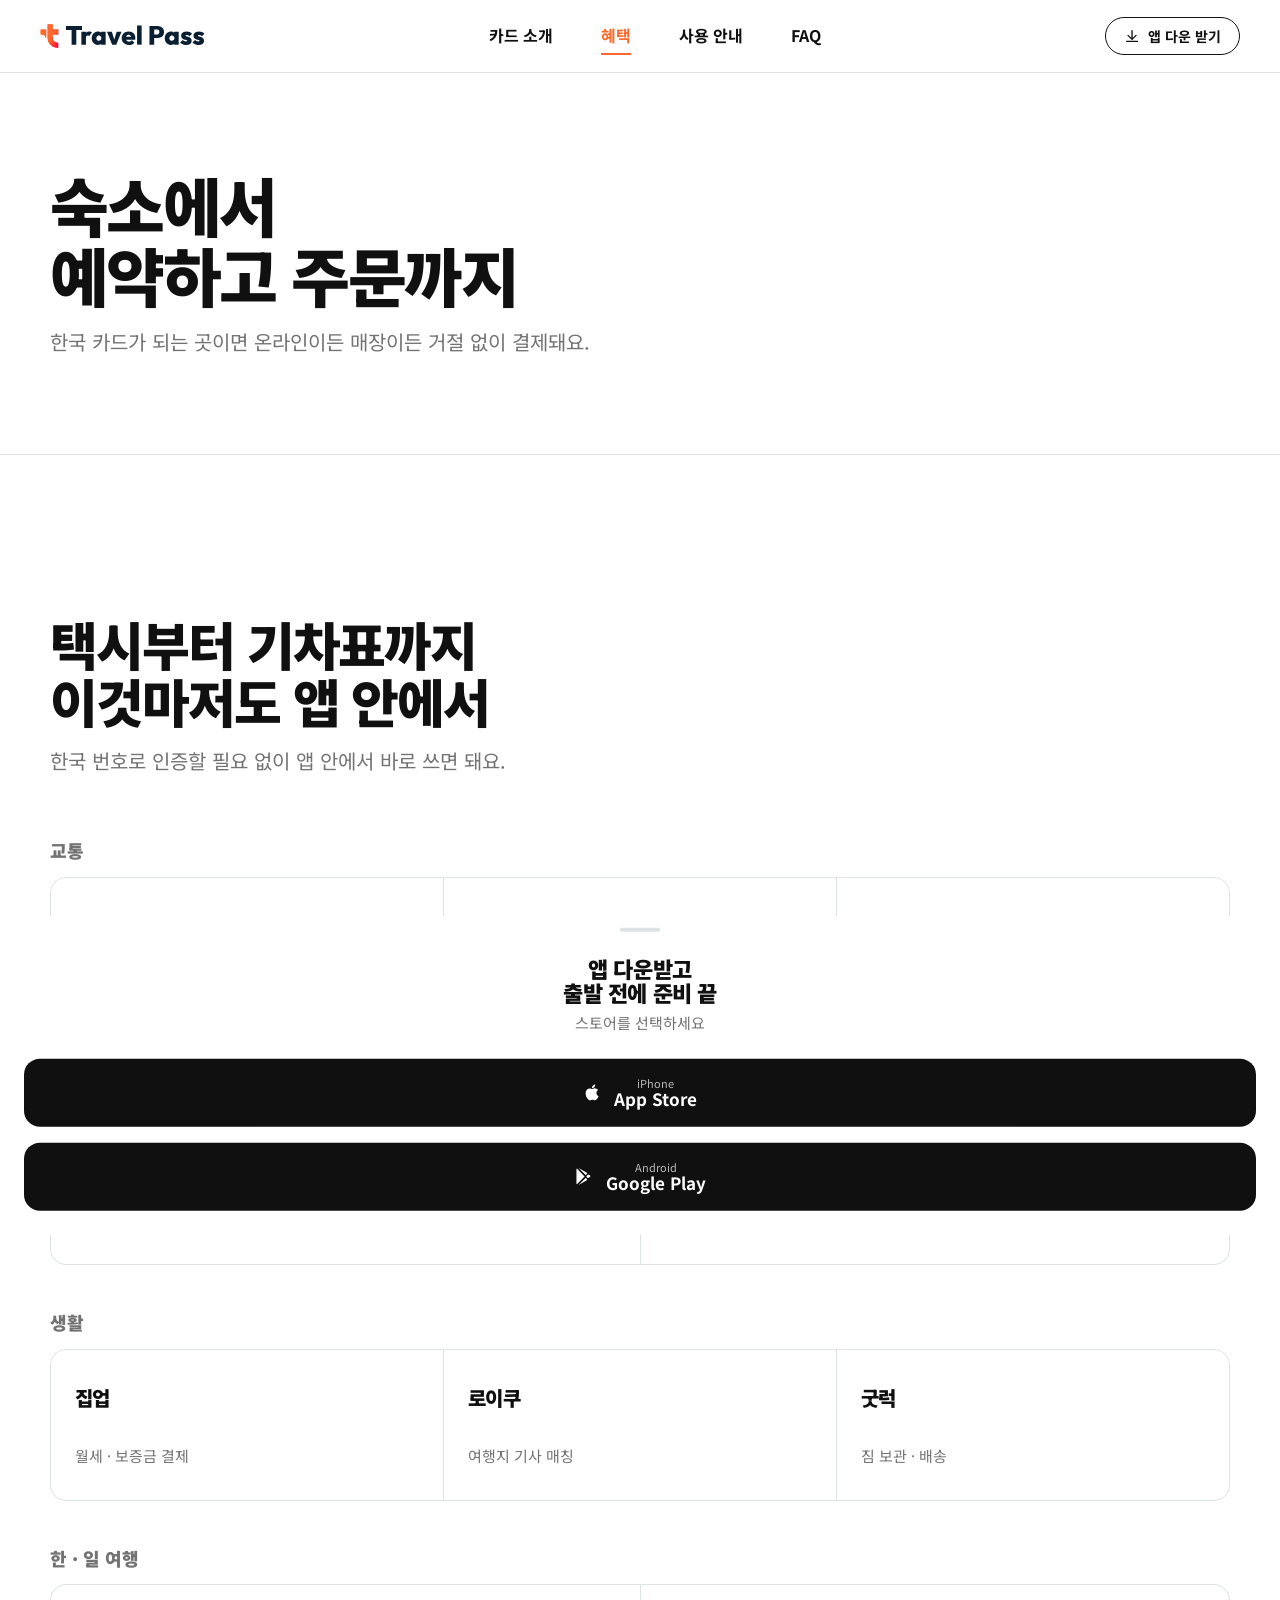
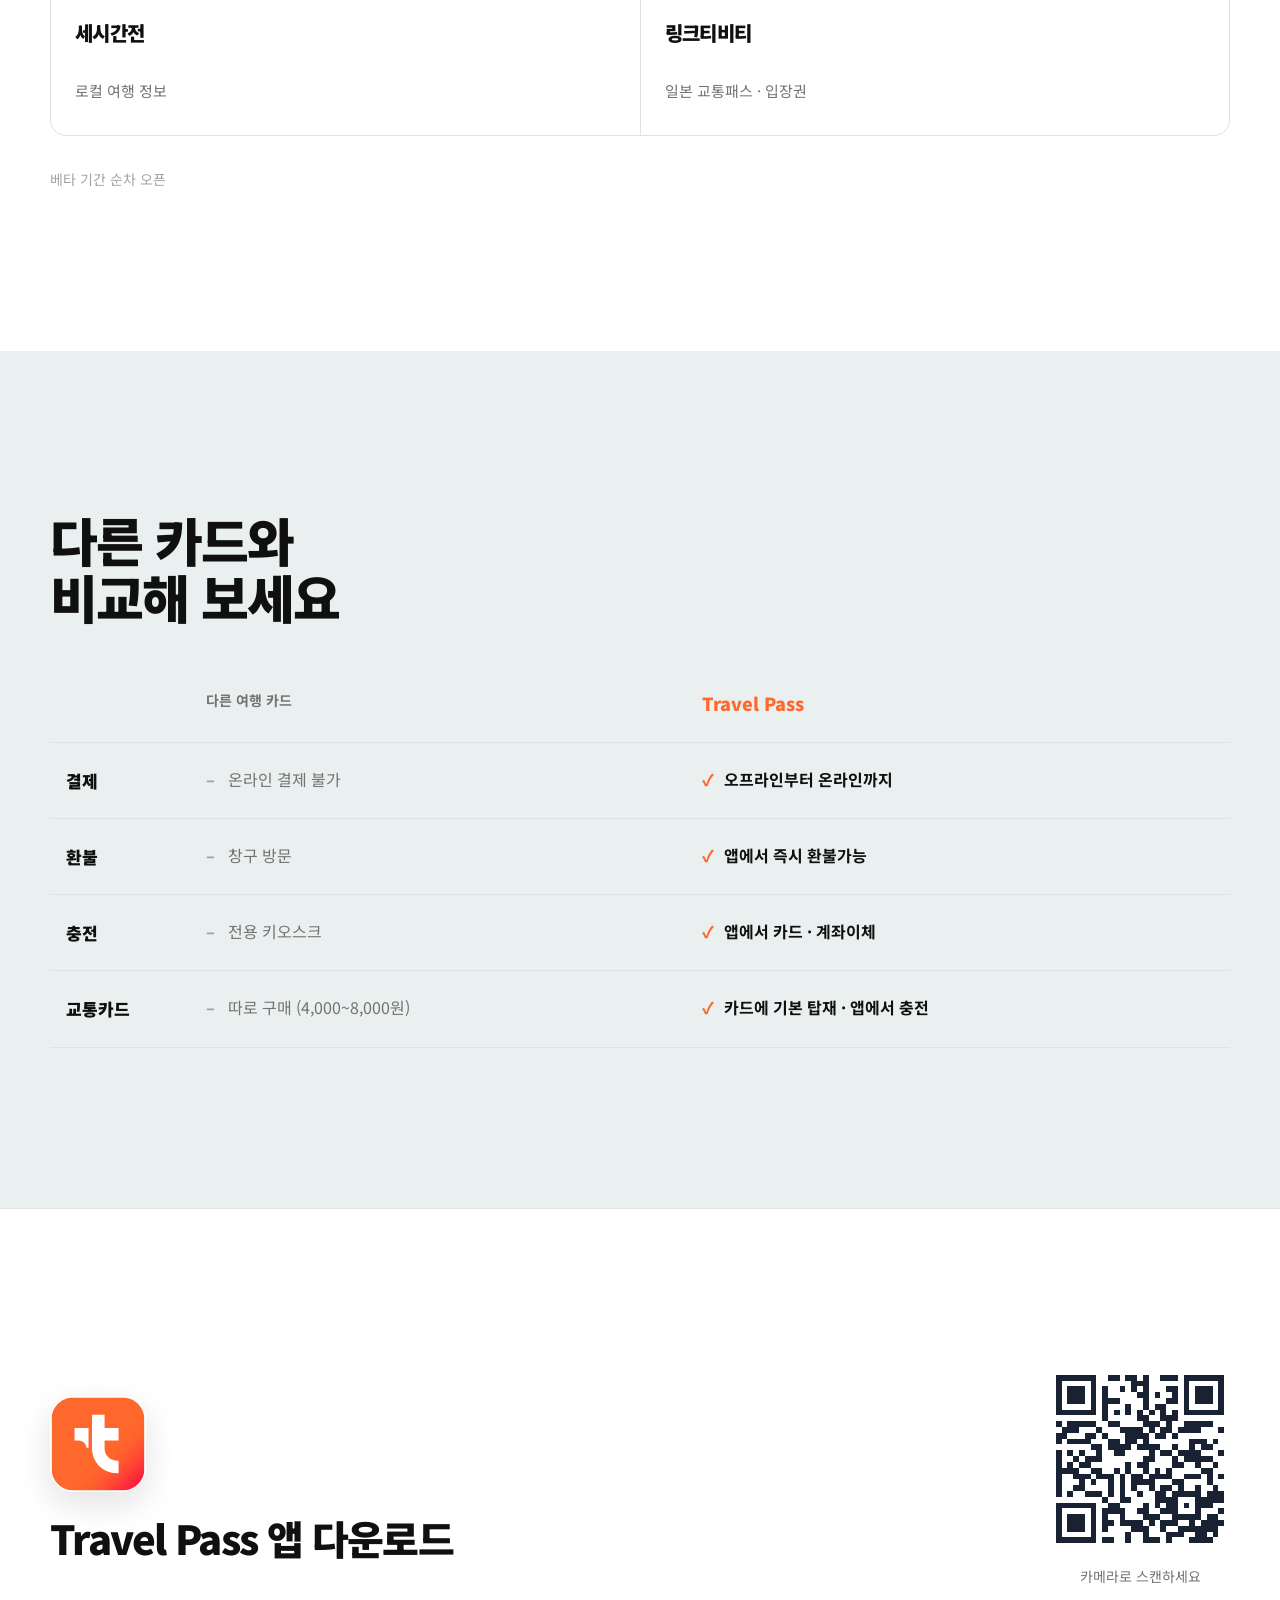
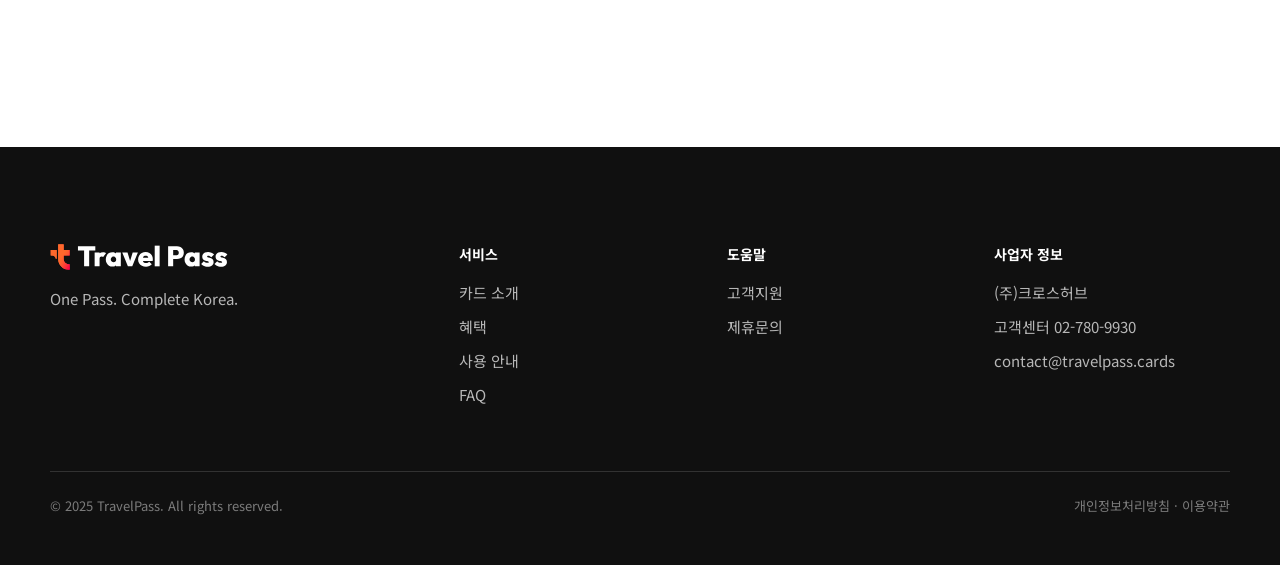
<file: benefits.html>
<!DOCTYPE html>
<html lang="ko">
<head>
<meta charset="UTF-8">
<meta name="viewport" content="width=device-width, initial-scale=1.0">
<title>TravelPass | 혜택</title>
<link rel="icon" href="assets/app-icon-color.svg">
<link rel="preconnect" href="https://fonts.googleapis.com">
<link href="https://fonts.googleapis.com/css2?family=Noto+Sans+KR:wght@400;700;900&display=swap" rel="stylesheet">
<link rel="stylesheet" href="assets/site.css?v=41">
<style>body{margin:0} .tp .logo img{height:26px;width:auto} .tp footer .logo img{height:28px} .tp footer ul li{color:rgba(255,255,255,.7)}</style>
</head>
<body>
<div class="tp">
<header>
  <div class="wrap">
    <a class="logo" href="card-intro.html"><img src="assets/logo-compact.svg" alt="Travel Pass" width="165" height="26"></a>
    <nav aria-label="주요 메뉴"><ul><li><a href="card-intro.html">카드 소개</a></li><li><a href="benefits.html" class="active">혜택</a></li><li><a href="#">사용 안내</a></li><li><a href="faq.html">FAQ</a></li></ul></nav>
    <div class="hright">
      <button class="btn btn-outline btn-sm" data-dl="1"><svg class="i" viewBox="0 0 24 24"><path d="M12 4v12M6 11l6 6 6-6M4 20h16"/></svg> 앱 다운 받기</button>
      <button class="burger" aria-label="메뉴 열기" data-menu="1"><svg class="i" viewBox="0 0 24 24"><path d="M4 7h16M4 12h16M4 17h16"/></svg></button>
    </div>
  </div>
</header>

<section class="phead" data-first="1"><div class="wrap"><h1>숙소에서<br>예약하고 주문까지</h1><p class="lead">한국 카드가 되는 곳이면 온라인이든 매장이든 거절 없이 결제돼요.</p></div></section><section class="bg-white" id="use"><div class="wrap"><h2>택시부터 기차표까지<br>이것마저도 앱 안에서</h2><p class="lead">한국 번호로 인증할 필요 없이 앱 안에서 바로 쓰면 돼요.</p><div class="svcs"><div><h3>교통</h3><div class="svc"><div><b>카카오T</b><span>택시 호출</span></div><div><b>코레일</b><span>기차표 예매</span></div><div><b>티머니</b><span>교통카드 충전</span></div></div></div><div><h3>공연 · 입장권</h3><div class="svc"><div><b>NOL</b><span>공연 · 전시 예매</span></div><div><b>JUMP</b><span>입장권 구매</span></div></div></div><div><h3>생활</h3><div class="svc"><div><b>집업</b><span>월세 · 보증금 결제</span></div><div><b>로이쿠</b><span>여행지 기사 매칭</span></div><div><b>굿럭</b><span>짐 보관 · 배송</span></div></div></div><div><h3>한 · 일 여행</h3><div class="svc"><div><b>세시간전</b><span>로컬 여행 정보</span></div><div><b>링크티비티</b><span>일본 교통패스 · 입장권</span></div></div></div></div><p class="small soon">베타 기간 순차 오픈</p></div></section><section class="bg-cream cmp"><div class="wrap"><h2>다른 카드와<br>비교해 보세요</h2><table><thead><tr><th scope="col"></th><th scope="col">다른 여행 카드</th><th scope="col" class="us">Travel Pass</th></tr></thead><tbody><tr><th scope="row">결제</th><td class="them"><span class="no">온라인 결제 불가</span></td><td class="us"><span class="ok">오프라인부터 온라인까지</span></td></tr><tr><th scope="row">환불</th><td class="them"><span class="no">창구 방문</span></td><td class="us"><span class="ok">앱에서 즉시 환불가능</span></td></tr><tr><th scope="row">충전</th><td class="them"><span class="no">전용 키오스크</span></td><td class="us"><span class="ok">앱에서 카드 · 계좌이체</span></td></tr><tr><th scope="row">교통카드</th><td class="them"><span class="no">따로 구매 (4,000~8,000원)</span></td><td class="us"><span class="ok">카드에 기본 탑재 · 앱에서 충전</span></td></tr></tbody></table></div></section><div class="band bg-white dl" id="download"><div class="wrap reveal dl-row"><div class="dl-brand"><img src="assets/app-icon-color.svg" alt="" class="dl-icon" width="96" height="96"/><h2>Travel Pass 앱 다운로드</h2></div><div class="dl-qrs only-d"><div class="dl-qr"><div class="qr" data-qr="1"></div><span class="small">카메라로 스캔하세요</span></div></div><div class="cta only-m"><div class="store-row"><a class="store" href="#" data-store="ios"><svg class="i" viewBox="0 0 24 24" style="fill:currentColor;stroke:none"><path d="M16.4 12.6c0-2.4 2-3.6 2.1-3.7-1.1-1.7-2.9-1.9-3.5-1.9-1.5-.2-2.9.9-3.7.9-.8 0-1.9-.9-3.2-.8-1.6 0-3.1 1-4 2.4-1.7 3-.4 7.3 1.2 9.7.8 1.2 1.8 2.5 3.1 2.4 1.2 0 1.7-.8 3.2-.8s1.9.8 3.2.8c1.3 0 2.2-1.2 3-2.4.9-1.4 1.3-2.7 1.3-2.8 0 0-2.6-1-2.7-3.8zM14 5.4c.7-.8 1.1-2 1-3.1-1 0-2.2.7-2.9 1.5-.6.7-1.2 1.9-1 3 1.1.1 2.2-.6 2.9-1.4z"></path></svg><span><small>iPhone</small>App Store</span></a><a class="store" href="#" data-store="android"><svg class="i" viewBox="0 0 24 24" style="fill:currentColor;stroke:none"><path d="M3.6 2.3 13 12l-9.4 9.7c-.4-.2-.6-.7-.6-1.2V3.5c0-.5.2-1 .6-1.2zm11 8.2L5.6 1.6l10.7 6.2-1.7 2.7zm0 3 1.7 2.7L5.6 22.4l9-8.9zm4.9-2.9c.8.5.8 1.7 0 2.2l-2.4 1.4-2-2.3 2-2.3 2.4 1z"></path></svg><span><small>Android</small>Google Play</span></a></div></div></div></div><div class="mbar"><button class="btn btn-primary" data-dl="1"><svg class="i" viewBox="0 0 24 24"><path d="M12 4v12M6 11l6 6 6-6M4 20h16"></path></svg> <!-- -->앱 다운로드</button></div><div class="ov" data-close="1"></div><div class="modal" role="dialog" aria-modal="true" aria-label="앱 다운로드"><button class="x" data-close="1" aria-label="닫기"><svg class="i" viewBox="0 0 24 24"><path d="M6 6l12 12M18 6L6 18"></path></svg></button><div class="qr" data-qr="1"></div><h3>앱 다운받고<br>출발 전에 준비 끝</h3><p>카메라로 스캔하세요</p></div><div class="sheet" role="dialog" aria-modal="true" aria-label="앱 다운로드"><div class="grip"></div><h3>앱 다운받고<br>출발 전에 준비 끝</h3><p>스토어를 선택하세요</p><div class="store-row"><a class="store" href="#" data-store="ios"><svg class="i" viewBox="0 0 24 24" style="fill:currentColor;stroke:none"><path d="M16.4 12.6c0-2.4 2-3.6 2.1-3.7-1.1-1.7-2.9-1.9-3.5-1.9-1.5-.2-2.9.9-3.7.9-.8 0-1.9-.9-3.2-.8-1.6 0-3.1 1-4 2.4-1.7 3-.4 7.3 1.2 9.7.8 1.2 1.8 2.5 3.1 2.4 1.2 0 1.7-.8 3.2-.8s1.9.8 3.2.8c1.3 0 2.2-1.2 3-2.4.9-1.4 1.3-2.7 1.3-2.8 0 0-2.6-1-2.7-3.8zM14 5.4c.7-.8 1.1-2 1-3.1-1 0-2.2.7-2.9 1.5-.6.7-1.2 1.9-1 3 1.1.1 2.2-.6 2.9-1.4z"></path></svg><span><small>iPhone</small>App Store</span></a><a class="store" href="#" data-store="android"><svg class="i" viewBox="0 0 24 24" style="fill:currentColor;stroke:none"><path d="M3.6 2.3 13 12l-9.4 9.7c-.4-.2-.6-.7-.6-1.2V3.5c0-.5.2-1 .6-1.2zm11 8.2L5.6 1.6l10.7 6.2-1.7 2.7zm0 3 1.7 2.7L5.6 22.4l9-8.9zm4.9-2.9c.8.5.8 1.7 0 2.2l-2.4 1.4-2-2.3 2-2.3 2.4 1z"></path></svg><span><small>Android</small>Google Play</span></a></div></div>

<div class="drawer" role="dialog" aria-modal="true" aria-label="메뉴">
  <div class="top">
    <a class="logo" href="card-intro.html"><img src="assets/logo-compact.svg" alt="Travel Pass" width="165" height="26"></a>
    <button class="x" data-close="1" aria-label="닫기"><svg class="i" viewBox="0 0 24 24"><path d="M6 6l12 12M18 6L6 18"/></svg></button>
  </div>
  <ul><li><a href="card-intro.html">카드 소개</a></li><li><a href="benefits.html" class="active">혜택</a></li><li><a href="#">사용 안내</a></li><li><a href="faq.html">FAQ</a></li></ul>
</div>

<footer>
  <div class="wrap">
    <div class="grid">
      <div>
        <a class="logo" href="card-intro.html"><img src="assets/logo-compact-white.svg" alt="Travel Pass" width="178" height="28"></a>
        <p style="margin-top:16px;font-size:15px">One Pass. Complete Korea.</p>
      </div>
      <div><h4>서비스</h4><ul><li><a href="card-intro.html">카드 소개</a></li><li><a href="benefits.html">혜택</a></li><li><a href="#">사용 안내</a></li><li><a href="faq.html">FAQ</a></li></ul></div>
      <div><h4>도움말</h4><ul><li><a href="faq.html">고객지원</a></li><li><a href="#">제휴문의</a></li></ul></div>
      <div><h4>사업자 정보</h4><ul><li>(주)크로스허브</li><li>고객센터 02-780-9930</li><li>contact@travelpass.cards</li></ul></div>
    </div>
    <div class="bottom"><span>© 2025 TravelPass. All rights reserved.</span><span>개인정보처리방침 · 이용약관</span></div>
  </div>
</footer>
</div>
<script src="assets/site.js?v=14"></script>
</body>
</html>
</file>
<file: assets/site.css>
/* TravelPass 카드소개·혜택 페이지 스타일. 전부 .tp 안에 스코프되어 globals.css와 충돌하지 않음 */
@keyframes marquee{to{transform:translateX(-50%)}}
@keyframes float{50%{margin-top:-12px}}
@keyframes coin-spin{from{transform:rotateY(0)}to{transform:rotateY(360deg)}}
@keyframes tap-card{
  0%{opacity:0;transform:translate(160px,180px) rotate(-16deg)}
  10%{opacity:1}
  28%,64%{opacity:1;transform:translate(0,0) rotate(-6deg)}
  80%,100%{opacity:0;transform:translate(150px,170px) rotate(-16deg)}}
@keyframes tap-pad{0%,27%{border-color:#333;box-shadow:none}30%,66%{border-color:var(--orange);box-shadow:0 0 0 3px rgba(255,104,44,.25),0 0 40px rgba(255,104,44,.35)}72%,100%{border-color:#333;box-shadow:none}}
@keyframes tap-nfc{0%,27%{stroke:#5A5A5A}30%,66%{stroke:var(--orange)}72%,100%{stroke:#5A5A5A}}
@keyframes tap-ring{0%,29%{opacity:0;transform:scale(.5)}31%{opacity:.9}56%,100%{opacity:0;transform:scale(2.3)}}
@keyframes tap-idle{0%,33%{opacity:1}36%,70%{opacity:0}74%,100%{opacity:1}}
@keyframes tap-ok{0%,34%{opacity:0}37%,68%{opacity:1}72%,100%{opacity:0}}
@keyframes tap-tick{0%,36%{stroke-dashoffset:40}46%,68%{stroke-dashoffset:0}72%,100%{stroke-dashoffset:40}}
body.lock{overflow:hidden}
.tp{
font-family:var(--font-noto-kr),"Noto Sans KR",sans-serif;
/* ==========================================================
   TravelPass — 사이트 공통 스타일 (v2)
   디자인 시스템
   - 색: 흰 바탕 / 라이트(#EAF0EF) 면 / 잉크 #101010 / 오렌지→레드 브랜드 그라데이션. 그 외 색 없음
   - 서체: Noto Sans KR 하나. 굵기 400 / 700 / 900
   - 여백 사다리: 8 16 24 32 48 64 96 160
   - 반경 문법: 칩 8 / 면 16 / 버튼 pill / 기기 프레임 40(예외)
   - 그림자: 오버레이 계층에만. 면은 헤어라인 선으로 구분
   - 모션: 상태 피드백 200ms, 등장 500ms. reduced-motion 시 제거
   ========================================================== */
&{
  /* 브랜드 팔레트: Primary #FF682C / #FD3539, Secondary #101010, Gray #737373, Light #EAF0EF, White */
  --cream:#EAF0EF; --white:#FFFFFF; --ink:#101010; --ink-2:#2A2A2A;
  --muted:#737373; --muted-2:#A3A3A3; --line:#DCE3E2; --line-dark:rgba(255,255,255,.14);
  --orange:#FF682C; --orange-ink:#FD3539; --orange-soft:rgba(255,104,44,.10);
  --grad:linear-gradient(100deg,#FF682C 0%,#FF682C 70%,#FD3539 100%);
  --s1:8px; --s2:16px; --s3:24px; --s4:32px; --s5:48px; --s6:64px; --s7:96px; --s8:160px;
  --r-chip:8px; --r-surface:16px; --r-pill:999px; --r-device:40px;
  --max:1240px; --gutter:30px; --gutter-wide:40px;
  --ease:cubic-bezier(.2,.7,.2,1);
}
*{box-sizing:border-box;margin:0;padding:0}

&{font-family:"Noto Sans KR",-apple-system,BlinkMacSystemFont,sans-serif;background:var(--white);color:var(--ink);line-height:1.6;font-size:17px;-webkit-font-smoothing:antialiased;overflow-x:hidden;text-wrap:pretty}
a{color:inherit;text-decoration:none}
button{font-family:inherit;cursor:pointer;border:0;background:none;color:inherit}
img,svg{display:block;max-width:100%}
.wrap{max-width:var(--max);margin:0 auto;padding:0 var(--gutter)}
.i{width:1.15em;height:1.15em;stroke:currentColor;fill:none;stroke-width:2;stroke-linecap:round;stroke-linejoin:round;flex:none}

/* 타이포 */
h1,h2,h3{font-weight:900;letter-spacing:-.04em;line-height:1.1;word-break:keep-all}
h2{font-size:clamp(32px,4.5vw,52px)}
h3{font-size:22px;letter-spacing:-.02em}
.lead{font-size:20px;color:var(--muted);margin-top:var(--s2);word-break:keep-all;max-width:36em}
.small{font-size:14px;color:var(--muted)}
.o{color:var(--orange)}

/* 섹션 리듬 */
section,.band{padding:var(--s8) 0}
.bg-white{background:var(--white)}
.bg-cream{background:var(--cream)}
.bg-ink{background:var(--ink);color:#fff}
.bg-ink .lead{color:rgba(255,255,255,.7)}
.bg-orange{background:var(--grad);color:#fff}
.hairline{border-top:1px solid var(--line)}
@media(max-width:768px){section,.band{padding:var(--s7) 0}}

/* 버튼 */
.btn{display:inline-flex;align-items:center;justify-content:center;gap:var(--s1);padding:16px 28px;border-radius:var(--r-pill);font-size:16px;font-weight:700;line-height:1;transition:background .2s,color .2s,transform .2s,border-color .2s;white-space:nowrap;border:1.5px solid transparent}
.btn:active{transform:scale(.98)}
.btn:focus-visible{outline:3px solid var(--orange);outline-offset:3px}
.btn-primary{background:var(--grad);color:#fff}
.btn-primary:hover{filter:brightness(1.06)}
.btn-ink{background:var(--ink);color:#fff}
.btn-ink:hover{background:#2A2A2A}
.btn-outline{border-color:var(--ink);color:var(--ink);background:transparent}
.btn-outline:hover{background:var(--ink);color:#fff}
.btn-white{background:#fff;color:var(--ink)}
.btn-white:hover{background:var(--cream)}
.btn-sm{padding:10px 18px;font-size:14px}
.link{display:inline-flex;align-items:center;gap:6px;font-weight:700;color:var(--ink);border-bottom:1.5px solid var(--ink);padding-bottom:2px;transition:color .2s,border-color .2s}
.link:hover{color:var(--orange);border-color:var(--orange)}

/* 헤더 */
header{position:sticky;top:0;z-index:50;background:rgba(255,255,255,.88);backdrop-filter:blur(12px);border-bottom:1px solid var(--line)}
header .wrap{max-width:none;padding:0 var(--gutter-wide);height:72px;display:flex;align-items:center;justify-content:space-between;gap:var(--s3)}
.logo{display:flex;align-items:center;gap:var(--s1);font-weight:900;font-size:18px;letter-spacing:-.02em}
.logo .mark{width:28px;height:28px;border-radius:var(--r-chip);background:var(--orange);display:grid;place-items:center;color:#fff}
.logo .mark .i{width:16px;height:16px;stroke-width:2.4}
.logo em{color:var(--orange);font-style:normal}
nav ul{display:flex;gap:var(--s5);list-style:none;font-size:16px;font-weight:700}
nav a{padding:6px 0;border-bottom:2px solid transparent;transition:color .2s,border-color .2s}
nav a:hover{color:var(--orange)}
nav a.active{color:var(--orange);border-color:var(--orange)}
.hright{display:flex;align-items:center;gap:var(--s2)}
.lang{display:inline-flex;align-items:center;gap:4px;font-size:14px;font-weight:700;padding:8px 6px;border-radius:var(--r-chip)}
.lang:hover{background:var(--orange-soft)}
.burger{display:none;width:44px;height:44px;border-radius:var(--r-chip);place-items:center}
.burger:hover{background:var(--orange-soft)}
@media(max-width:860px){header .wrap{padding:0 var(--gutter);height:64px}nav{display:none}.burger{display:grid}.hright .btn{display:none}.hright{gap:var(--s1)}}

/* 히어로 */
.hero{position:relative;min-height:calc(100vh - 72px);display:flex;align-items:center;padding:var(--s7) 0;overflow:hidden;color:#fff;background:linear-gradient(160deg,#2A2A2A 0%,#101010 60%,#000 100%)}
.hero-video{position:absolute;inset:0;width:100%;height:100%;object-fit:cover;z-index:0}
.hero-shade{position:absolute;inset:0;z-index:1;background:linear-gradient(90deg,rgba(16,16,16,.8) 0%,rgba(16,16,16,.45) 55%,rgba(16,16,16,.15) 100%)}
.hero .wrap{position:relative;z-index:2;width:100%}
.hero h1{font-size:clamp(52px,8.5vw,112px);line-height:.98;letter-spacing:-.06em}
.hero .lead{font-size:clamp(18px,2.2vw,24px);margin-top:var(--s3);color:rgba(255,255,255,.82)}
.hero .cta{margin-top:var(--s5)}
.hero .asset-note{position:absolute;right:var(--gutter);bottom:var(--s3);z-index:2;font-size:12px;color:rgba(255,255,255,.45)}
@media(max-width:860px){.hero{min-height:calc(100svh - 64px);text-align:center}.hero-shade{background:linear-gradient(180deg,rgba(16,16,16,.35),rgba(16,16,16,.8))}.hero .asset-note{left:0;right:0;bottom:var(--s2);text-align:center}}

/* 제휴 앱 마퀴 (로고 파일 확보 전 텍스트 워드마크) */
.marquee{margin-top:var(--s6);border-top:1px solid var(--line);border-bottom:1px solid var(--line);overflow:hidden;
  mask-image:linear-gradient(90deg,transparent,#000 12%,#000 88%,transparent);-webkit-mask-image:linear-gradient(90deg,transparent,#000 12%,#000 88%,transparent)}
.marquee-track{display:flex;width:max-content;animation:marquee 45s linear infinite}
.marquee:hover .marquee-track{animation-play-state:paused}
.marks{display:flex;flex:none}
.marks span{padding:var(--s3) var(--s5);text-align:center;font-size:22px;font-weight:900;letter-spacing:-.03em;color:var(--ink-2);border-right:1px solid var(--line);white-space:nowrap;transition:color .2s}
.marks span:hover{color:var(--orange)}
.marks small{display:block;font-size:12px;font-weight:400;color:var(--muted-2);letter-spacing:0;margin-top:2px}

@media(max-width:768px){.marks span{padding:var(--s2) var(--s3);font-size:18px}.marquee-track{animation-duration:30s}}
@media(prefers-reduced-motion:reduce){.marquee-track{animation:none}.marquee{mask-image:none;-webkit-mask-image:none}.marks{flex-wrap:wrap}}

/* 페이북 톤 실험: 파스텔 배경 + 클레이 아이콘 자리 + 배경 실루엣 */
.bg-peach{background:#FFF1EA}
.pb .st{padding-left:80px;min-height:56px}
.pb .st-n.st-ic{width:56px;height:56px;border:0;background:transparent;box-shadow:none;transition:transform .3s var(--ease),opacity .3s}
.pb .st.on .st-n.st-ic{transform:scale(1.1)}
.pb .st.done .st-n.st-ic{opacity:.45}
.pb .st-bar{left:27px;top:64px;bottom:calc(-1*var(--s4) + 8px)}
.pb .st h3{line-height:56px}
.pb .st.on h3{line-height:1.2;padding-top:18px}
.pb .st.on p{margin-top:2px}
/* 클레이 아이콘 자리: 파일이 오면 background-image 로 교체. 지금은 색 덩어리 */
.ic-slot{display:block;width:40px;height:40px;border-radius:12px;background:var(--grad);opacity:.9;position:relative}
.ic-slot::after{content:"";position:absolute;inset:6px 6px auto auto;width:10px;height:10px;border-radius:50%;background:rgba(255,255,255,.55)}
.ic-slot[data-icon="passport"]{border-radius:8px 8px 8px 8px;width:30px;height:38px}
.ic-slot[data-icon="topup"]{border-radius:50%}
.ic-slot[data-icon="airport"]{clip-path:polygon(50% 0,100% 60%,70% 60%,80% 100%,20% 100%,30% 60%,0 60%);border-radius:0}
.ic-slot[data-icon="tap"]{width:40px;height:26px;border-radius:6px}
.pb .st-panel{background:transparent;border:0;box-shadow:none;overflow:visible}
.pb .bg-mark{position:absolute;right:-6%;bottom:-4%;width:70%;height:auto;fill:#FF682C;opacity:.05;transform:rotate(-12deg);pointer-events:none}
.pb .st-shot .device{border-color:transparent;box-shadow:0 32px 64px rgba(16,16,16,.16)}
.pb .st-final{border-radius:var(--r-surface)}
@media(max-width:860px){.pb .st{padding-left:68px}.pb .st-n.st-ic{width:48px;height:48px}.pb .st h3{line-height:48px}}

/* 자동 진행 스테퍼 (발급 → 수령): 왼쪽 세로 스테퍼 + 오른쪽 화면 패널 */
.stepper{display:grid;grid-template-columns:1fr 1fr;gap:var(--s7);align-items:center}
.st-track{list-style:none;margin-top:var(--s6);display:grid;gap:var(--s4)}
.st{position:relative;padding-left:var(--s6);min-height:40px}
.st-n{position:absolute;top:0;left:0;width:40px;height:40px;border-radius:50%;background:var(--white);border:1px solid var(--line);color:var(--muted);display:grid;place-items:center;font-weight:900;font-size:15px;transition:background .3s,border-color .3s,color .3s;z-index:1}
.st-n:focus-visible{outline:3px solid var(--orange);outline-offset:3px}
.st.on .st-n,.st.done .st-n{background:var(--orange);border-color:var(--orange);color:#fff}
.st-bar{position:absolute;left:19px;top:48px;bottom:calc(-1*var(--s4) + 8px);width:2px;background:var(--line);overflow:hidden}
.st-bar i{display:block;width:100%;height:0;background:var(--orange)}
.st h3{font-size:19px;margin-bottom:4px;color:var(--muted);transition:color .3s;line-height:40px}
.st.on h3,.st.done h3{color:var(--ink)}
.st p{font-size:15px;color:var(--muted);word-break:keep-all}
.pins{display:flex;flex-wrap:wrap;gap:var(--s1);margin-top:var(--s2)}
.chip{display:inline-block;font-size:13px;font-weight:700;padding:6px 12px;border-radius:var(--r-chip);background:var(--orange-soft);color:var(--orange)}
.st-panel{position:relative;height:min(600px,calc(100vh - 220px));min-height:440px;border-radius:var(--r-surface);overflow:hidden;background:var(--white);border:1px solid var(--line)}
.st-shot{position:absolute;inset:0;display:grid;place-items:center;opacity:0;transition:opacity .6s var(--ease);padding:var(--s4) 0}
.st-shot.on{opacity:1}
.st-shot .device{width:min(240px,42%);box-shadow:none;border:1px solid var(--line);background:var(--ink)}
.st-shot .device .screen{background:var(--cream)}
.st-shot .device .ph{border-color:var(--line);color:var(--muted)}
.st-shot .device .ph code{background:#fff}
.st-final{background:var(--grad);color:#fff;font-size:clamp(28px,3.4vw,44px);font-weight:900;letter-spacing:-.04em;text-align:center;padding:0 var(--s4)}
@media(max-width:860px){
  .stepper{grid-template-columns:1fr;gap:var(--s5)}
  .st-track{margin-top:var(--s5);gap:var(--s3)}
  .st-bar{display:none}
  .st-panel{height:400px;min-height:0}
}
@media(prefers-reduced-motion:reduce){.st-shot,.pins,.st-n,.st h3{transition:none}}

/* 분할 레이아웃 */
.split{display:grid;grid-template-columns:1fr 1fr;gap:var(--s7);align-items:center}
.split.rev>:first-child{order:2}
@media(max-width:860px){.split.rev>:first-child{order:0}}
.points{list-style:none;margin-top:var(--s4);display:grid;gap:var(--s2)}
.points li{display:flex;gap:12px;align-items:flex-start;font-size:16px;color:var(--ink-2)}
.points li .i{color:var(--orange);margin-top:4px}
@media(max-width:860px){.split{grid-template-columns:1fr;gap:var(--s5)}}

/* 환율 패널 (예시 데이터) */
.panel{background:var(--ink);color:#fff;border-radius:var(--r-surface);padding:var(--s4)}
.panel .lbl{font-size:13px;color:rgba(255,255,255,.55)}
.panel .amt{font-size:40px;font-weight:900;letter-spacing:-.04em;margin:4px 0 var(--s3)}
.panel .row{display:flex;justify-content:space-between;align-items:baseline;padding:14px 0;border-top:1px solid var(--line-dark);font-size:15px}
.panel .row b{font-size:18px}
.panel .row .o{color:#FFB08F}
.panel .note{margin-top:var(--s2);font-size:12px;color:rgba(255,255,255,.45)}
.refund{margin-top:var(--s2);display:flex;justify-content:space-between;align-items:center;padding:var(--s3) 0;border-top:1px solid var(--line);border-bottom:1px solid var(--line)}
.refund b{font-size:17px;display:block}.refund .small{display:block}
.refund .zero{font-size:32px;font-weight:900;color:var(--orange);letter-spacing:-.04em}

/* 충전 섹션: 중앙 문구 + 주변 부유 요소 */
.orbit{position:relative;height:640px;display:grid;place-items:center}
.orbit-txt{position:relative;z-index:2;text-align:center;max-width:640px}
.orbit-txt .lead{margin-left:auto;margin-right:auto}
.orbit-note{margin-top:var(--s3);line-height:1.8}
.fl{position:absolute;left:var(--x);top:var(--y);translate:-50% -50%;animation:float 6s ease-in-out infinite;animation-delay:var(--fd,0s);z-index:1}

@media(max-width:860px){
  .orbit{height:auto;display:block;padding-top:var(--s2);text-align:center}
  .orbit .fl{position:static;translate:none;animation:none;display:inline-block;margin:6px}
  .orbit .coin{--size:60px!important}
  .orbit-txt{margin-top:var(--s5)}
}
@media(prefers-reduced-motion:reduce){.fl{animation:none}}

/* 스펙 숫자 띠 + 대상 */
.specs{display:grid;grid-template-columns:repeat(4,1fr);margin-top:var(--s7);border-top:1px solid var(--line);border-bottom:1px solid var(--line)}
.specs div{padding:var(--s4) var(--s3);border-right:1px solid var(--line)}
.specs div:last-child{border-right:0}
.specs b{display:block;font-size:clamp(28px,3.2vw,44px);font-weight:900;letter-spacing:-.04em;line-height:1.1}
.specs span{display:block;font-size:14px;color:var(--muted);margin-top:6px;word-break:keep-all}
.who{text-align:center;margin-top:var(--s4)}
@media(max-width:860px){.specs{grid-template-columns:1fr 1fr}.specs div{border-bottom:1px solid var(--line)}.specs div:nth-child(2n){border-right:0}.specs div:nth-last-child(-n+2){border-bottom:0}}

/* 원형 오브젝트 (WOWPASS식): 통화 · 결제수단을 같은 원 틀에 */
.orb{width:var(--size,140px);height:var(--size,140px);border-radius:50%;display:grid;place-items:center;font-weight:900;letter-spacing:-.04em;font-size:calc(var(--size,140px)*.38);box-shadow:0 20px 48px rgba(16,16,16,.10);transition:transform .3s var(--ease)}
.orb:hover{transform:scale(1.05)}
.orb-ink{background:var(--grad);color:#fff;box-shadow:0 24px 56px rgba(255,104,44,.35)}
.orb-light{background:var(--cream);color:var(--ink)}
.orb-white{background:#fff;color:var(--ink);font-size:calc(var(--size,140px)*.16);border:1px solid var(--line)}
@media(max-width:860px){.orbit .orb{--size:88px!important}.orb-white{font-size:12px}}

/* 통화 동전 (CSS 3D, Y축 회전) */
.coins{display:flex;justify-content:center;gap:var(--s5);perspective:1200px;margin-bottom:var(--s7)}
.coins:hover .coin{animation-play-state:paused}
.coin{--size:112px;width:var(--size);height:var(--size);position:relative;transform-style:preserve-3d;animation:coin-spin 10s linear infinite;animation-delay:var(--d,0s)}
.coin .face,.coin i{position:absolute;inset:0;border-radius:50%;backface-visibility:hidden}
.coin .face{display:grid;place-items:center;font-weight:900;font-size:calc(var(--size)*.46);letter-spacing:-.04em;color:#4F565C;
  background:radial-gradient(circle at 34% 28%,#FFFFFF 0%,#E3E6E8 30%,#AEB4B9 65%,#7C8388 100%);
  box-shadow:inset 0 0 0 5px rgba(0,0,0,.06),inset 0 0 0 7px rgba(255,255,255,.55),inset 0 -10px 24px rgba(0,0,0,.14);
  text-shadow:0 1px 0 rgba(255,255,255,.9),0 -1px 0 rgba(0,0,0,.35)}
.coin .face.back{transform:rotateY(180deg) translateZ(11px)}
.coin .face.front{transform:translateZ(0)}
.coin i{transform:translateZ(var(--z));background:radial-gradient(circle at 50% 50%,#9AA1A6 0%,#6E757A 70%,#4F565C 100%);backface-visibility:visible}
.coin.hl .face{background:radial-gradient(circle at 34% 28%,#FFB08F 0%,#FF7A45 35%,#FF682C 70%,#D9451A 100%);color:#fff;text-shadow:0 1px 0 rgba(255,255,255,.35),0 -1px 0 rgba(0,0,0,.35)}
.coin.hl i{background:radial-gradient(circle,#D9451A,#A33413)}

@media(max-width:860px){.coins{gap:var(--s3);margin-bottom:var(--s6)}.coin{--size:64px}}
@media(prefers-reduced-motion:reduce){.coin{animation:none;transform:rotateY(-18deg)}}

/* 결제수단 카드 타일 (로고 파일 확보 전 텍스트 워드마크) */
.pcards{display:flex;justify-content:center;gap:var(--s3);margin:calc(-1*var(--s5)) 0 var(--s7);flex-wrap:wrap}
.pcard{width:128px;aspect-ratio:1.6;border-radius:12px;background:var(--white);border:1px solid var(--line);display:flex;flex-direction:column;justify-content:flex-end;padding:12px 14px;transform:rotate(var(--r,0deg));transition:transform .3s var(--ease),border-color .3s;box-shadow:0 12px 32px rgba(16,16,16,.06)}
.pcard:hover{transform:rotate(0) translateY(-4px);border-color:var(--orange)}
.pcard b{font-size:17px;font-weight:900;letter-spacing:-.03em;color:var(--ink)}
.pcard small{font-size:11px;color:var(--muted-2)}
.pcard::before{content:"";width:22px;height:16px;border-radius:3px;background:linear-gradient(135deg,#E3E6E8,#AEB4B9);margin-bottom:auto}
@media(max-width:860px){.pcards{gap:12px;margin:calc(-1*var(--s4)) 0 var(--s6)}.pcard{width:96px;padding:8px 10px;border-radius:10px}.pcard b{font-size:13px}.pcard small{font-size:10px}}
@media(prefers-reduced-motion:reduce){.pcard{transition:none}}

/* 자동 순환 화면 (충전 흐름) */
.carousel{text-align:center}
.carousel .device img.slide{position:absolute;inset:0;opacity:0;transition:opacity .6s var(--ease)}
.carousel .device img.slide.on.ok{opacity:1}
.carousel .device img.slide.ok{}/* 로드 여부는 JS가 판단 */
.carousel .caps{display:flex;justify-content:center;gap:var(--s3);margin-top:var(--s3)}
.cap{position:relative;font-size:14px;font-weight:700;color:var(--muted-2);padding-top:14px;transition:color .3s}
.cap::before{content:"";position:absolute;top:0;left:50%;translate:-50% 0;width:32px;height:3px;border-radius:3px;background:var(--line);transition:background .3s}
.cap.on{color:var(--ink)}
.cap.on::before{background:var(--orange)}
@media(prefers-reduced-motion:reduce){.carousel .device img.slide{transition:none}}

/* 교통 띠: 문구 + 단말기 태그 장면 */
.statement{position:relative;overflow:hidden}
.statement .wrap{position:relative;z-index:1}
.bg-mark-train{position:absolute;left:-4%;bottom:-12%;width:44%;height:auto;fill:#FF682C;opacity:.08;transform:rotate(-8deg);pointer-events:none}
@media(max-width:860px){.bg-mark-train{width:80%;left:-20%;bottom:auto;top:-6%;opacity:.06}}
/* 단말기 다듬기 */
.t-screen,.t-pad{border-radius:24px;border-color:#2A2A2A}
.t-screen{background:linear-gradient(180deg,#262626,#181818)}
.t-pad{background:#1F1F1F}
.statement h2{font-size:clamp(40px,5.6vw,72px);letter-spacing:-.05em}
.statement .lead{font-size:clamp(18px,2vw,22px)}
.tap{position:relative;width:min(100%,420px);height:440px;margin:0 auto}
.terminal{position:absolute;left:50%;top:0;translate:-50% 0;width:250px;display:grid;gap:8px}
.t-screen,.t-pad{background:#1B1B1B;border:1px solid #333;border-radius:20px}
.t-screen{height:130px;display:grid;place-items:center;text-align:center;color:#8C8C8C;font-size:14px;font-weight:700;line-height:1.45;position:relative;overflow:hidden;
  background:linear-gradient(180deg,#232323,#161616)}
.t-screen>span{position:absolute;inset:0;display:grid;place-items:center;transition:opacity .25s}
.t-ok{opacity:0;color:#fff;font-size:18px;font-weight:900;letter-spacing:-.02em;grid-auto-flow:row;gap:4px;align-content:center}
.t-ok svg{width:44px;height:44px;fill:none;stroke:var(--orange);stroke-width:3;stroke-linecap:round;stroke-linejoin:round}
.t-ok .tick{stroke:#fff;stroke-dasharray:40;stroke-dashoffset:40}
.t-pad{height:170px;position:relative;display:grid;place-items:center;overflow:visible;transition:border-color .25s,box-shadow .25s}
.t-pad .nfc{width:44px;height:44px;fill:none;stroke:#5A5A5A;stroke-width:2;stroke-linecap:round;transition:stroke .25s}
.t-pad .ring{position:absolute;left:50%;top:50%;width:120px;height:120px;border-radius:50%;border:2px solid var(--orange);translate:-50% -50%;opacity:0;pointer-events:none}
.t-card{position:absolute;left:50%;top:150px;width:140px;aspect-ratio:670/1070;translate:-50% 0;border-radius:10px;overflow:hidden;box-shadow:0 24px 48px rgba(0,0,0,.5);opacity:0;transform:translate(160px,180px) rotate(-16deg)}
.t-card img{width:100%;height:100%;object-fit:cover;display:block}

/* 재생 (화면에 보일 때 .play) — 4초 루프 */
.tap.play .t-card{animation:tap-card 4s cubic-bezier(.4,0,.2,1) infinite}
.tap.play .t-pad{animation:tap-pad 4s linear infinite}
.tap.play .t-pad .nfc{animation:tap-nfc 4s linear infinite}
.tap.play .ring{animation:tap-ring 4s ease-out infinite}
.tap.play .ring:nth-child(2){animation-delay:.18s}
.tap.play .ring:nth-child(3){animation-delay:.36s}
.tap.play .t-idle{animation:tap-idle 4s linear infinite}
.tap.play .t-ok{animation:tap-ok 4s linear infinite}
.tap.play .tick{animation:tap-tick 4s linear infinite}








/* 정지 장면 (동작 줄이기 / 재생 전): 카드가 닿아 있고 승인 표시 */
.tap.still .t-card{opacity:1;transform:translate(0,0) rotate(-6deg)}
.tap.still .t-pad{border-color:var(--orange);box-shadow:0 0 40px rgba(255,104,44,.35)}
.tap.still .t-pad .nfc{stroke:var(--orange)}
.tap.still .t-idle{opacity:0}
.tap.still .t-ok{opacity:1}
.tap.still .tick{stroke-dashoffset:0}
@media(max-width:860px){.tap{height:400px;scale:.9;transform-origin:top center}}
@media(prefers-reduced-motion:reduce){.tap.play *{animation:none!important}}

/* 앱 탭 + 기기 프레임 */
.tabs{display:flex;gap:var(--s1);margin-top:var(--s5);flex-wrap:wrap;border-bottom:1px solid var(--line)}
.tab{padding:14px 18px;font-size:16px;font-weight:700;color:var(--muted);border-bottom:2px solid transparent;margin-bottom:-1px;transition:color .2s,border-color .2s}
.tab:hover{color:var(--ink)}
.tab.on{color:var(--ink);border-color:var(--orange)}
.tab:focus-visible{outline:3px solid var(--orange);outline-offset:-3px;border-radius:var(--r-chip)}
.tpanel{display:none;grid-template-columns:1fr 1fr;gap:var(--s7);align-items:center;margin-top:var(--s6)}
.tpanel.on{display:grid}
.tpanel h3{font-size:clamp(28px,3.4vw,40px);margin-bottom:var(--s2)}
.tpanel p{font-size:18px;color:var(--muted);word-break:keep-all}
.device{width:300px;aspect-ratio:9/19.5;border-radius:var(--r-device);background:var(--ink);padding:10px;margin:0 auto;box-shadow:0 32px 64px rgba(16,16,16,.18)}
.device .screen{width:100%;height:100%;border-radius:calc(var(--r-device) - 10px);overflow:hidden;background:var(--cream);position:relative}
.device img{width:100%;height:100%;object-fit:cover;object-position:top;opacity:0}
.device img.ok{opacity:1}
.device img.ok + .ph{display:none}
.device .ph{position:absolute;inset:0;display:flex;flex-direction:column;align-items:center;justify-content:center;gap:var(--s1);text-align:center;padding:var(--s3);color:var(--muted);font-size:13px;border:1px dashed var(--line);border-radius:inherit;margin:var(--s2)}
.device .ph b{font-size:14px;color:var(--ink)}
.device .ph code{font-size:11px;background:var(--white);padding:2px 6px;border-radius:4px;border:1px solid var(--line)}
@media(max-width:860px){.tpanel{grid-template-columns:1fr;gap:var(--s5)}.tpanel .txt{order:2;text-align:center}.device{width:260px}}

/* 앱 기능 카드 캐러셀 (가로 스냅 스크롤) */
.app-deck{padding:var(--s7) 0}
.deck{--card:min(880px,calc(100vw - 2*var(--gutter)));margin-top:var(--s5);position:relative}
.deck-track{display:flex;gap:var(--s3);overflow-x:auto;scroll-snap-type:x mandatory;padding:0 calc((100vw - var(--card)) / 2) var(--s2);scrollbar-width:none;scroll-behavior:smooth;outline:none}
.deck-track::-webkit-scrollbar{display:none}
.deck-track:focus-visible{outline:3px solid var(--orange);outline-offset:-3px}
.dcard{flex:0 0 var(--card);scroll-snap-align:center;height:440px;border-radius:24px;overflow:hidden;display:grid;grid-template-columns:1fr 1fr;position:relative}
.dtxt{padding:var(--s6) var(--s6) var(--s6) var(--s6);align-self:center}
.dtxt h3{font-size:clamp(28px,3vw,40px);margin-bottom:var(--s2)}
.dtxt p{font-size:18px;word-break:keep-all;max-width:22em}
.dshot{position:relative}
.dshot .device{position:absolute;left:50%;top:48px;translate:-50% 0;width:260px;box-shadow:0 24px 64px rgba(0,0,0,.25)}
/* 파스텔 5색 (임시. 디자이너 확정 전) + 카드별 배경 실루엣 */
.p-wallet{background:#FFF1EA}.p-pay{background:#FFF7DB}.p-travel{background:#EAF3FF}.p-living{background:#E9F7F1}.p-transit{background:#EEF0F3}
.dcard[class*="p-"]{color:var(--ink)}
.dcard[class*="p-"] .dtxt p{color:var(--muted)}
.dcard[class*="p-"] .dtxt h3{font-size:clamp(30px,3.2vw,44px)}
.dmark{position:absolute;right:-6%;top:-6%;width:62%;height:auto;fill:var(--orange);opacity:.07;transform:rotate(-8deg);pointer-events:none}
.p-travel .dmark{fill:#3B82F6}.p-living .dmark{fill:#10B981}.p-transit .dmark{fill:#101010}
.dcard[class*="p-"] .device{box-shadow:0 24px 64px rgba(16,16,16,.18)}
.t-ink{background:var(--ink);color:#fff}
.t-ink .dtxt p{color:rgba(255,255,255,.7)}
.t-grad{background:var(--grad);color:#fff}
.t-grad .dtxt p{color:rgba(255,255,255,.85)}
.t-light{background:var(--cream);color:var(--ink)}
.t-light .dtxt p{color:var(--muted)}
.t-light .device{background:var(--ink)}
.deck-ctl{display:flex;justify-content:center;align-items:center;gap:var(--s2);margin-top:var(--s3)}
.dbtn{width:44px;height:44px;border-radius:50%;border:1.5px solid var(--ink);display:grid;place-items:center;color:var(--ink);transition:background .2s,color .2s}
.dbtn:hover{background:var(--ink);color:#fff}
.dbtn:focus-visible{outline:3px solid var(--orange);outline-offset:3px}
.dots{display:flex;gap:10px;padding:0 var(--s1)}
.dots button{width:8px;height:8px;border-radius:4px;background:var(--line);transition:width .3s,background .3s}
.dots button.on{width:32px;background:var(--ink)}
.dplay .ic-play{display:none}
.dplay.paused .ic-pause{display:none}
.dplay.paused .ic-play{display:block}
@media(max-width:860px){
  .deck{--card:calc(100vw - 2*var(--gutter) - 20px)}
  .dcard{grid-template-columns:1fr;height:560px}
  .dtxt{padding:var(--s4) var(--s4) 0;align-self:start}
  .dshot .device{top:24px;width:230px}
  .dplay{display:none}
}
@media(prefers-reduced-motion:reduce){.deck-track{scroll-behavior:auto}}

/* 후기 자리 */
.slot{margin-top:var(--s6);border:1px dashed var(--line);border-radius:var(--r-surface);padding:var(--s6) var(--s4);text-align:center;color:var(--muted)}
.slot b{display:block;color:var(--ink);font-size:18px;margin-bottom:6px}

/* 비교표 */
.cmp table{width:100%;border-collapse:collapse;margin-top:var(--s6)}
.cmp th,.cmp td{padding:var(--s3) var(--s2);border-bottom:1px solid var(--line);vertical-align:top;text-align:left;font-size:16px}
.cmp thead th{font-size:14px;font-weight:700;color:var(--muted);padding-top:0}
.cmp thead th.us{color:var(--orange);font-size:18px;font-weight:900}
.cmp tbody th{font-weight:900;width:140px;font-size:17px}
.cmp td.us{font-weight:700}
.cmp td.them{color:var(--muted)}
.cmp .ok::before,.cmp .no::before{display:inline-block;width:1.4em;font-weight:900}
.cmp .ok::before{content:"✓";color:var(--orange)}
.cmp .no::before{content:"–";color:var(--muted-2)}
@media(max-width:640px){.cmp th,.cmp td{padding:var(--s2) var(--s1);font-size:14px}.cmp tbody th{width:auto;font-size:15px}}

/* FAQ */
.faq-list{margin-top:var(--s6);border-top:1px solid var(--line)}
details{border-bottom:1px solid var(--line)}
summary{list-style:none;cursor:pointer;padding:var(--s3) 0;font-weight:700;font-size:18px;display:flex;justify-content:space-between;align-items:center;gap:var(--s2)}
summary::-webkit-details-marker{display:none}
summary .i{color:var(--orange);transition:transform .2s}
details[open] summary .i{transform:rotate(45deg)}
details p{padding:0 0 var(--s3);color:var(--muted);font-size:16px;max-width:44em;word-break:keep-all}

/* 강조 */
.emph{text-align:center}
.emph h2{font-size:clamp(32px,4.5vw,52px);letter-spacing:-.04em}

/* 다운로드 띠 */
.dl{text-align:center}
.dl h2{font-size:clamp(32px,5vw,56px)}
.dl p{margin-top:var(--s2);font-size:18px;color:rgba(255,255,255,.85)}
.dl .cta{margin-top:var(--s5);display:flex;flex-direction:column;align-items:center;gap:var(--s2)}
.qr{width:200px;height:200px;background:#fff;border-radius:var(--r-surface);padding:14px}
.store-row{display:flex;gap:var(--s2);justify-content:center;flex-wrap:wrap}
.store{display:inline-flex;align-items:center;gap:12px;padding:14px 20px;border-radius:var(--r-surface);background:var(--ink);color:#fff;font-size:15px;font-weight:700;line-height:1.15;transition:background .2s}
.store:hover{background:#2A2A2A}
.store small{display:block;font-size:11px;font-weight:400;opacity:.7}
.store.light{background:#fff;color:var(--ink)}
.store.light:hover{background:var(--cream)}
.only-m{display:none!important}
@media(max-width:860px){.only-d{display:none!important}.only-m{display:flex!important}}

/* 푸터 */
footer{background:var(--ink);color:rgba(255,255,255,.7);padding:var(--s7) 0 var(--s5)}
footer .grid{display:grid;grid-template-columns:1.6fr 1fr 1fr 1fr;gap:var(--s4)}
footer .logo{color:#fff}
footer h4{color:#fff;font-size:14px;margin-bottom:var(--s2)}
footer ul{list-style:none;display:grid;gap:10px;font-size:15px}
footer li a:hover{color:#fff}
footer .bottom{margin-top:var(--s6);padding-top:var(--s3);border-top:1px solid var(--line-dark);display:flex;justify-content:space-between;font-size:13px;color:rgba(255,255,255,.45);flex-wrap:wrap;gap:var(--s1)}
@media(max-width:860px){footer .grid{grid-template-columns:1fr 1fr}}

/* 우하단 QR (데스크톱) / 하단 바 (모바일) */
.fab{position:fixed;right:var(--s3);bottom:var(--s3);z-index:60;width:152px;padding:12px 12px 14px;border-radius:var(--r-surface);background:#fff;border:1px solid var(--line);text-align:center;transition:opacity .3s,transform .3s;opacity:0;transform:translateY(12px);pointer-events:none}
.fab.show{opacity:1;transform:none;pointer-events:auto}
.fab .qr{width:128px;height:128px;padding:0;margin:0 auto var(--s1)}
.fab b{display:block;font-size:13px;font-weight:900}
.fab small{display:block;font-size:11px;color:var(--muted)}
.mbar{display:none;position:fixed;left:0;right:0;bottom:0;z-index:60;padding:12px var(--s2) calc(12px + env(safe-area-inset-bottom));background:rgba(255,255,255,.92);backdrop-filter:blur(12px);border-top:1px solid var(--line);transition:transform .3s;transform:translateY(110%)}
.mbar.show{transform:none}
.mbar .btn{width:100%}
@media(max-width:860px){.fab{display:none}.mbar{display:block}body{padding-bottom:80px}}

/* 오버레이 계층 */
.ov{position:fixed;inset:0;z-index:100;background:rgba(16,16,16,.5);opacity:0;visibility:hidden;transition:opacity .25s,visibility .25s}
.ov.open{opacity:1;visibility:visible}
.x{width:44px;height:44px;border-radius:50%;display:grid;place-items:center;color:var(--ink);transition:background .2s}
.x:hover{background:var(--orange-soft)}
.modal{position:fixed;z-index:101;left:50%;top:50%;transform:translate(-50%,-50%) scale(.97);width:min(440px,calc(100% - 32px));background:#fff;border-radius:var(--r-surface);padding:var(--s5) var(--s4) var(--s4);text-align:center;opacity:0;visibility:hidden;transition:opacity .25s,transform .25s var(--ease),visibility .25s;box-shadow:0 24px 64px rgba(16,16,16,.2)}
.modal.open{opacity:1;visibility:visible;transform:translate(-50%,-50%)}
.modal .x{position:absolute;top:12px;right:12px}
.modal h3{font-size:26px;margin-bottom:var(--s1)}
.modal p{color:var(--muted);font-size:15px;margin-bottom:var(--s4)}
.modal .qr{margin:0 auto;background:var(--cream)}
.modal .small{margin-top:var(--s3)}
.sheet{position:fixed;z-index:101;left:0;right:0;bottom:0;background:#fff;border-radius:var(--r-surface) var(--r-surface) 0 0;padding:12px var(--s3) calc(var(--s3) + env(safe-area-inset-bottom));transform:translateY(105%);transition:transform .3s var(--ease);text-align:center}
.sheet.open{transform:none}
.grip{width:40px;height:4px;border-radius:4px;background:var(--line);margin:0 auto var(--s3)}
.sheet h3{font-size:22px;margin-bottom:6px}
.sheet p{color:var(--muted);font-size:15px;margin-bottom:var(--s3)}
.sheet .store-row{flex-direction:column}
.sheet .store{justify-content:center;padding:18px;font-size:17px}
.drawer{position:fixed;z-index:101;top:0;right:0;bottom:0;width:min(320px,88%);background:var(--cream);padding:10px var(--s3) calc(var(--s3) + env(safe-area-inset-bottom));display:flex;flex-direction:column;transform:translateX(105%);transition:transform .3s var(--ease)}
.drawer.open{transform:none}
.drawer .top{display:flex;justify-content:space-between;align-items:center;height:44px}
.drawer ul{list-style:none;margin-top:var(--s4)}
.drawer li a{display:block;padding:var(--s2) 0;font-size:22px;font-weight:900;letter-spacing:-.02em;border-bottom:1px solid var(--line)}
.drawer li a.active{color:var(--orange)}
.drawer .bottom{margin-top:auto}
.drawer .bottom p{font-size:13px;font-weight:700;color:var(--muted);margin-bottom:var(--s1)}
.drawer .store-row{flex-direction:column}
.drawer .store{justify-content:flex-start}


/* 등장 모션 */
.reveal{opacity:0;transform:translateY(16px);transition:opacity .5s var(--ease),transform .5s var(--ease)}
.reveal.in{opacity:1;transform:none}
@media(prefers-reduced-motion:reduce){
  .reveal{opacity:1;transform:none;transition:none}
  .modal,.sheet,.drawer,.ov,.fab,.mbar,.btn{transition:none}
}


  .phead{background:var(--white);padding:var(--s7) 0 0;border-bottom:1px solid var(--line)}
  .phead h1{font-size:clamp(36px,5vw,64px)}
  .phead{padding-bottom:var(--s7)}
  /* 사용처 */
  .ulist{margin-top:var(--s6);border-top:1px solid var(--line)}
  .urow{display:grid;grid-template-columns:200px 1fr 1fr;gap:var(--s4);align-items:baseline;padding:var(--s4) 0;border-bottom:1px solid var(--line)}
  .urow h3{font-size:24px}
  .brands{display:flex;flex-wrap:wrap;gap:var(--s1) var(--s3);font-weight:900;font-size:18px;letter-spacing:-.02em;color:var(--ink-2)}
  .urow p{color:var(--muted);font-size:16px;word-break:keep-all}
  @media(max-width:860px){.urow{grid-template-columns:1fr;gap:var(--s1)}.brands{font-size:16px}}
  .callout{margin-top:var(--s6);background:var(--ink);color:#fff;border-radius:var(--r-surface);padding:var(--s5);display:flex;justify-content:space-between;align-items:center;gap:var(--s4);flex-wrap:wrap}
  .callout h3{font-size:clamp(24px,3vw,32px)}
  .callout p{color:rgba(255,255,255,.7);margin-top:6px;word-break:keep-all}
  .callout .i{width:48px;height:48px;color:var(--orange);stroke-width:2.5}
  /* 카테고리 6개 */
  .cats{display:grid;grid-template-columns:repeat(3,1fr);gap:1px;background:var(--line);border:1px solid var(--line);border-radius:var(--r-surface);overflow:hidden;margin-top:var(--s6)}
  .cats div{background:var(--white);padding:var(--s4) var(--s3);min-height:140px;display:flex;flex-direction:column;justify-content:flex-end;gap:6px}
  .cats b{font-size:26px;font-weight:900;letter-spacing:-.03em}
  .cats span{font-size:14px;color:var(--muted);word-break:keep-all}
  @media(max-width:860px){.cats{grid-template-columns:repeat(2,1fr)}.cats div{min-height:110px}.cats b{font-size:22px}}
  /* 유명 앱 벽 */
  .wall{display:flex;flex-wrap:wrap;gap:12px;margin-top:var(--s6)}
  .wall span{padding:16px 24px;border:1px solid var(--line);border-radius:var(--r-pill);font-size:18px;font-weight:900;letter-spacing:-.03em;color:var(--ink-2);transition:border-color .2s,color .2s,background .2s}
  .wall span:hover{border-color:var(--orange);color:var(--orange);background:var(--orange-soft)}
  @media(max-width:600px){.wall span{padding:12px 16px;font-size:15px}}
  /* 앱 연동 서비스 */
  .svcs{display:grid;gap:var(--s5);margin-top:var(--s6)}
  .svcs h3{font-size:18px;color:var(--muted);letter-spacing:0;margin-bottom:var(--s2)}
  .svcs .svc{margin-top:0;grid-template-columns:repeat(auto-fit,minmax(220px,1fr))}
  .svc{display:grid;grid-template-columns:repeat(4,1fr);gap:1px;background:var(--line);border:1px solid var(--line);border-radius:var(--r-surface);overflow:hidden;margin-top:var(--s4)}
  .svc div{background:var(--white);padding:var(--s4) var(--s3);min-height:150px;display:flex;flex-direction:column;justify-content:space-between;transition:background .2s}
  .svc div:hover{background:var(--orange-soft)}
  .svc b{font-size:20px;font-weight:900;letter-spacing:-.03em;color:var(--ink)}
  .svc span{font-size:15px;color:var(--muted);word-break:keep-all;margin-top:var(--s2)}
  @media(max-width:860px){.svc,.svcs .svc{grid-template-columns:repeat(2,1fr)}.svc div{min-height:120px}}
  /* 혜택 */
  .zero{margin-top:var(--s7);border-radius:var(--r-surface);background:var(--grad);color:#fff;padding:var(--s6) var(--s5);display:grid;grid-template-columns:1.2fr 1fr 1fr 1fr;gap:var(--s4);align-items:center}
  .zero h3{font-size:clamp(28px,3.4vw,44px);letter-spacing:-.04em}
  .zero h3 small{display:block;font-size:16px;font-weight:700;opacity:.85;margin-top:var(--s1);letter-spacing:0}
  .zero div{border-left:1px solid rgba(255,255,255,.3);padding-left:var(--s3)}
  .zero b{display:block;font-size:clamp(36px,4.5vw,64px);font-weight:900;letter-spacing:-.05em;line-height:1}
  .zero span{display:block;font-size:15px;opacity:.85;margin-top:6px}
  @media(max-width:860px){.zero{grid-template-columns:1fr 1fr;padding:var(--s4)}.zero h3{grid-column:1/-1}.zero div{border-left:0;padding-left:0;border-top:1px solid rgba(255,255,255,.3);padding-top:var(--s2)}}
  .soon{margin-top:var(--s4);color:var(--muted-2)}
  .bhead{margin-top:var(--s7);display:flex;justify-content:space-between;align-items:flex-end;gap:var(--s3);flex-wrap:wrap}
  .bhead h3{font-size:clamp(24px,2.8vw,32px)}
  .bhead p{color:var(--muted);margin-top:4px}
  .regions{display:grid;grid-template-columns:repeat(4,1fr);gap:var(--s2);margin-top:var(--s4)}
  .region{background:var(--white);border:1px solid var(--line);border-radius:var(--r-surface);padding:var(--s4) var(--s3);min-height:170px;display:flex;flex-direction:column;justify-content:space-between;transition:border-color .2s,transform .2s}
  .region:hover{border-color:var(--orange);transform:translateY(-3px)}
  .region b{font-size:32px;font-weight:900;letter-spacing:-.04em}
  .region span{font-size:15px;color:var(--muted);word-break:keep-all}
  .region .tag{font-size:12px;font-weight:700;color:var(--orange);margin-bottom:var(--s1)}
  @media(max-width:860px){.regions{grid-template-columns:1fr 1fr}.region{min-height:140px}.region b{font-size:26px}}
  .partners{display:flex;margin-top:var(--s4);border-top:1px solid var(--line);border-bottom:1px solid var(--line)}
  .partners span{flex:1;padding:var(--s4) var(--s2);text-align:center;font-size:24px;font-weight:900;letter-spacing:-.03em;color:var(--ink-2);border-right:1px solid var(--line)}
  .partners span:last-child{border-right:0}
  .partners small{display:block;font-size:13px;font-weight:400;color:var(--muted-2);letter-spacing:0;margin-top:4px}
  @media(max-width:600px){.partners{flex-direction:column}.partners span{border-right:0;border-bottom:1px solid var(--line)}.partners span:last-child{border-bottom:0}}
  .bcta{margin-top:var(--s7);text-align:center;padding:var(--s6) var(--s4);border-top:1px solid var(--line)}
  .bcta h3{font-size:clamp(26px,3.4vw,36px);margin-bottom:var(--s1)}
  .bcta p{color:var(--muted);margin-bottom:var(--s4)}

/* 히어로: 한국어 헤드라인 + 브랜드명. 슬로건 h1 보다 한 단계 작게 */
.hero.hero-card{min-height:0;display:block;background:var(--cream);color:var(--ink);padding:var(--s6) 0 var(--s7);overflow:visible}
.hero.hero-card .wrap{text-align:center}
.hero.hero-card .hero-h{font-size:clamp(30px,3.8vw,52px);font-weight:400;line-height:1.3;letter-spacing:-.02em;max-width:22em;margin:0 auto;text-wrap:balance}
.hero-brand{font-weight:900;color:var(--orange);letter-spacing:-.03em;white-space:nowrap}
.hero-media{position:relative;margin-top:var(--s5);aspect-ratio:16/8;border-radius:24px;overflow:hidden;background:linear-gradient(160deg,#2A2A2A 0%,#101010 60%,#000 100%);box-shadow:0 32px 64px rgba(16,16,16,.14)}
.hero-media .hero-video{position:absolute;inset:0}
.hero.hero-card .asset-note{right:var(--s3);bottom:var(--s2)}
.hero.hero-card .cta{margin-top:var(--s5)}
.hero.hero-card .lead{color:var(--muted);font-size:clamp(16px,1.4vw,19px);margin:var(--s3) auto 0;max-width:34em}
.emph .lead{margin:var(--s3) auto 0}
@media(max-width:860px){.hero.hero-card{min-height:0;padding:var(--s5) 0 var(--s6)}.hero-media{aspect-ratio:4/5;border-radius:16px;margin-top:var(--s4)}.hero.hero-card .asset-note{left:auto;right:var(--s2);text-align:right}}

/* 스테퍼 4단계: 카드 신청 아이콘 자리, 마지막 단계는 실물카드가 폰 위로 슬라이드 인 */
.ic-slot[data-icon="apply"]{border-radius:10px;width:32px;height:38px}
.st-pickup .st-card{position:absolute;left:50%;top:50%;width:min(300px,52%);translate:-50% -50%;transform:translate(60px,140px) rotate(-16deg);opacity:0;transition:opacity .5s var(--ease) .15s,transform .7s var(--ease) .15s;filter:drop-shadow(0 24px 40px rgba(16,16,16,.25));pointer-events:none}
.st-pickup .st-card img{display:block;width:100%;height:auto;border-radius:12px}
.st-pickup.on .st-card{opacity:1;transform:translate(36px,90px) rotate(-8deg)}
@media(max-width:860px){.st-pickup.on .st-card{transform:translate(20px,70px) rotate(-8deg)}}
@media(prefers-reduced-motion:reduce){.st-pickup .st-card{transition:none}}

/* 다운로드 띠: 왼쪽 앱 아이콘 + 제목, 오른쪽 스토어별 QR */
.dl.bg-white{color:var(--ink);border-top:1px solid var(--line)}
.dl-row{display:flex;justify-content:space-between;align-items:center;gap:var(--s5);text-align:left}
.dl-brand{display:flex;flex-direction:column;align-items:flex-start;gap:var(--s3)}
.dl-icon{width:96px;height:96px;border-radius:24px;box-shadow:0 12px 32px rgba(16,16,16,.12)}
.dl.bg-white h2{font-size:clamp(28px,3.4vw,40px)}
.dl-qrs{display:flex;gap:var(--s5)}
.dl-qr{display:flex;flex-direction:column;align-items:center;gap:var(--s2);color:var(--ink);font-weight:700;font-size:16px}
.dl-qr .qr{width:180px;height:180px;padding:0;background:transparent}
.dl-qr .small{font-weight:400}
.dl-qr span{display:inline-flex;align-items:center;gap:8px}
.dl-qr .i{width:20px;height:20px}
.dl-row .only-m{width:100%}
@media(max-width:860px){.dl-row{flex-direction:column;align-items:center;text-align:center}.dl-brand{align-items:center}.dl-icon{width:72px;height:72px;border-radius:18px}}

/* globals.css 의 요소 규칙 상쇄 */
.hero{gap:0;padding-top:var(--s7)}
.hero h1{margin:0}
h1,h2,h3,p{margin:0}
}
</file>
